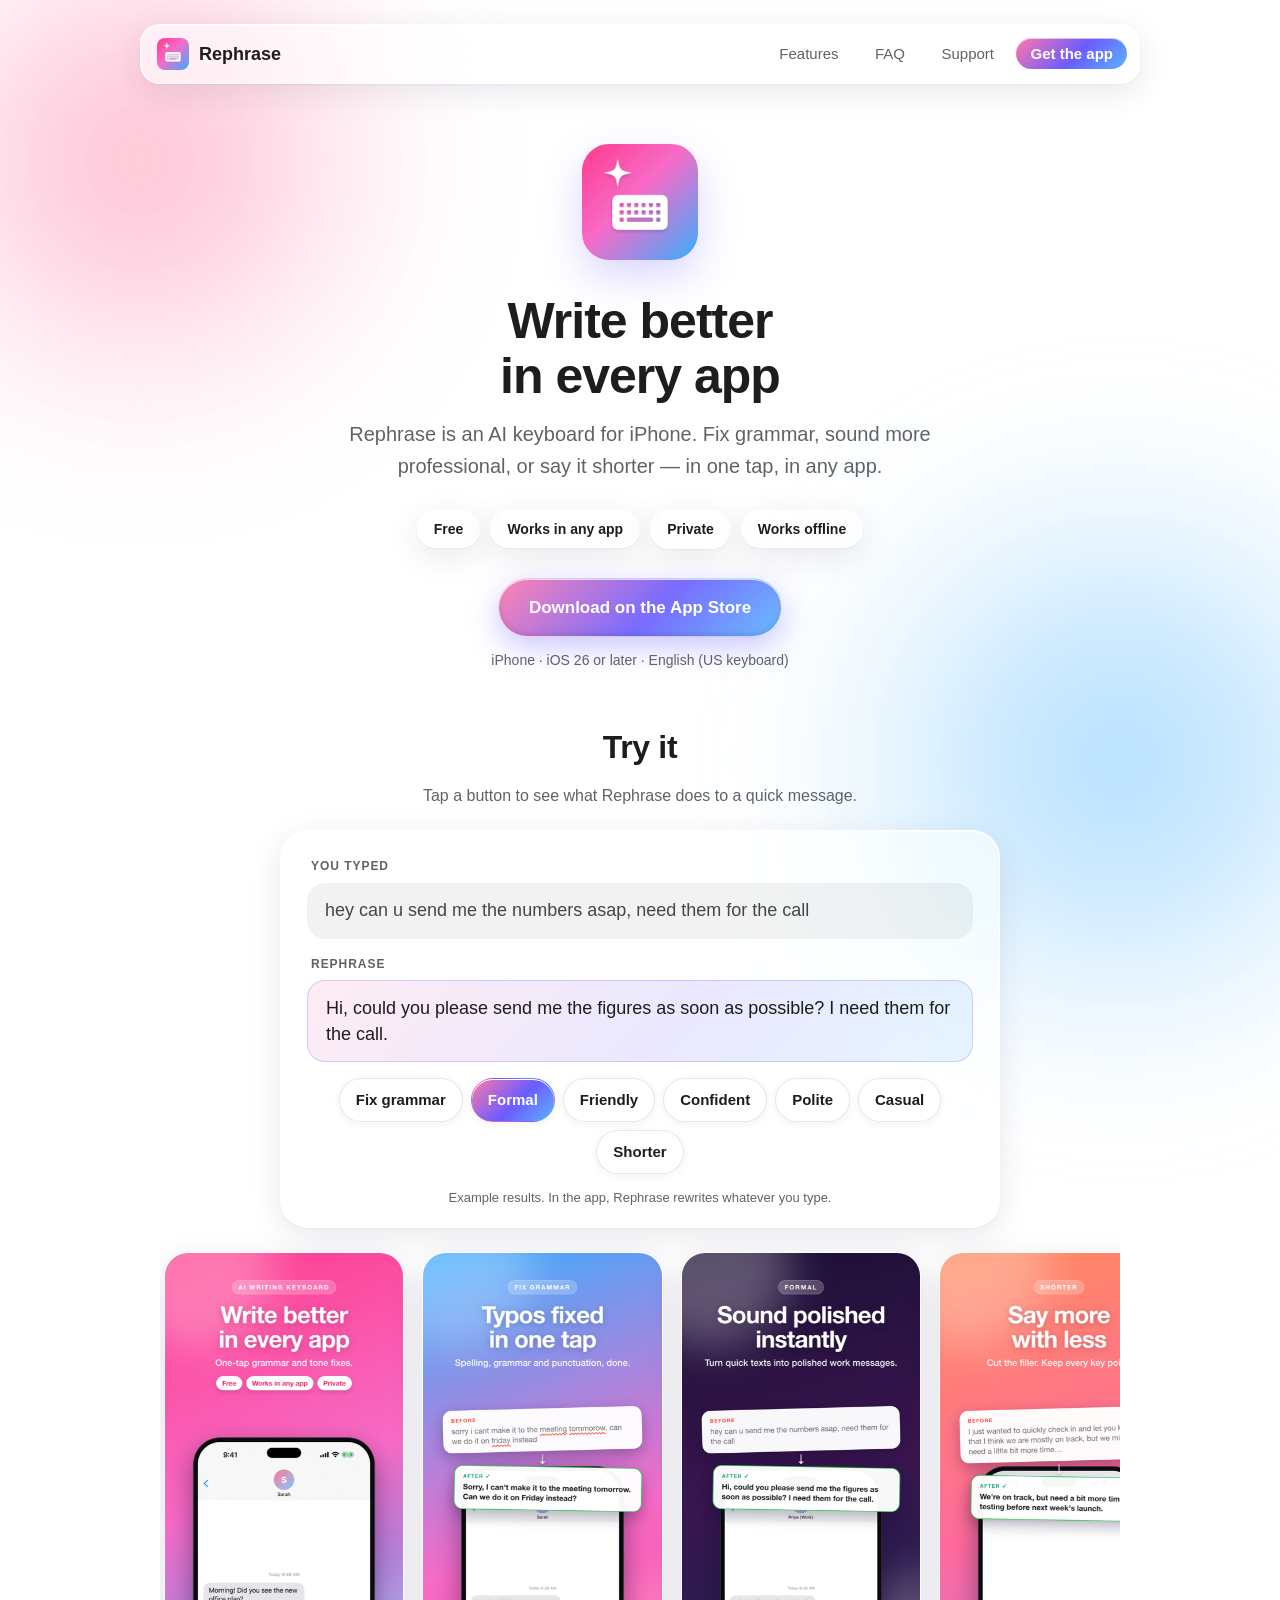
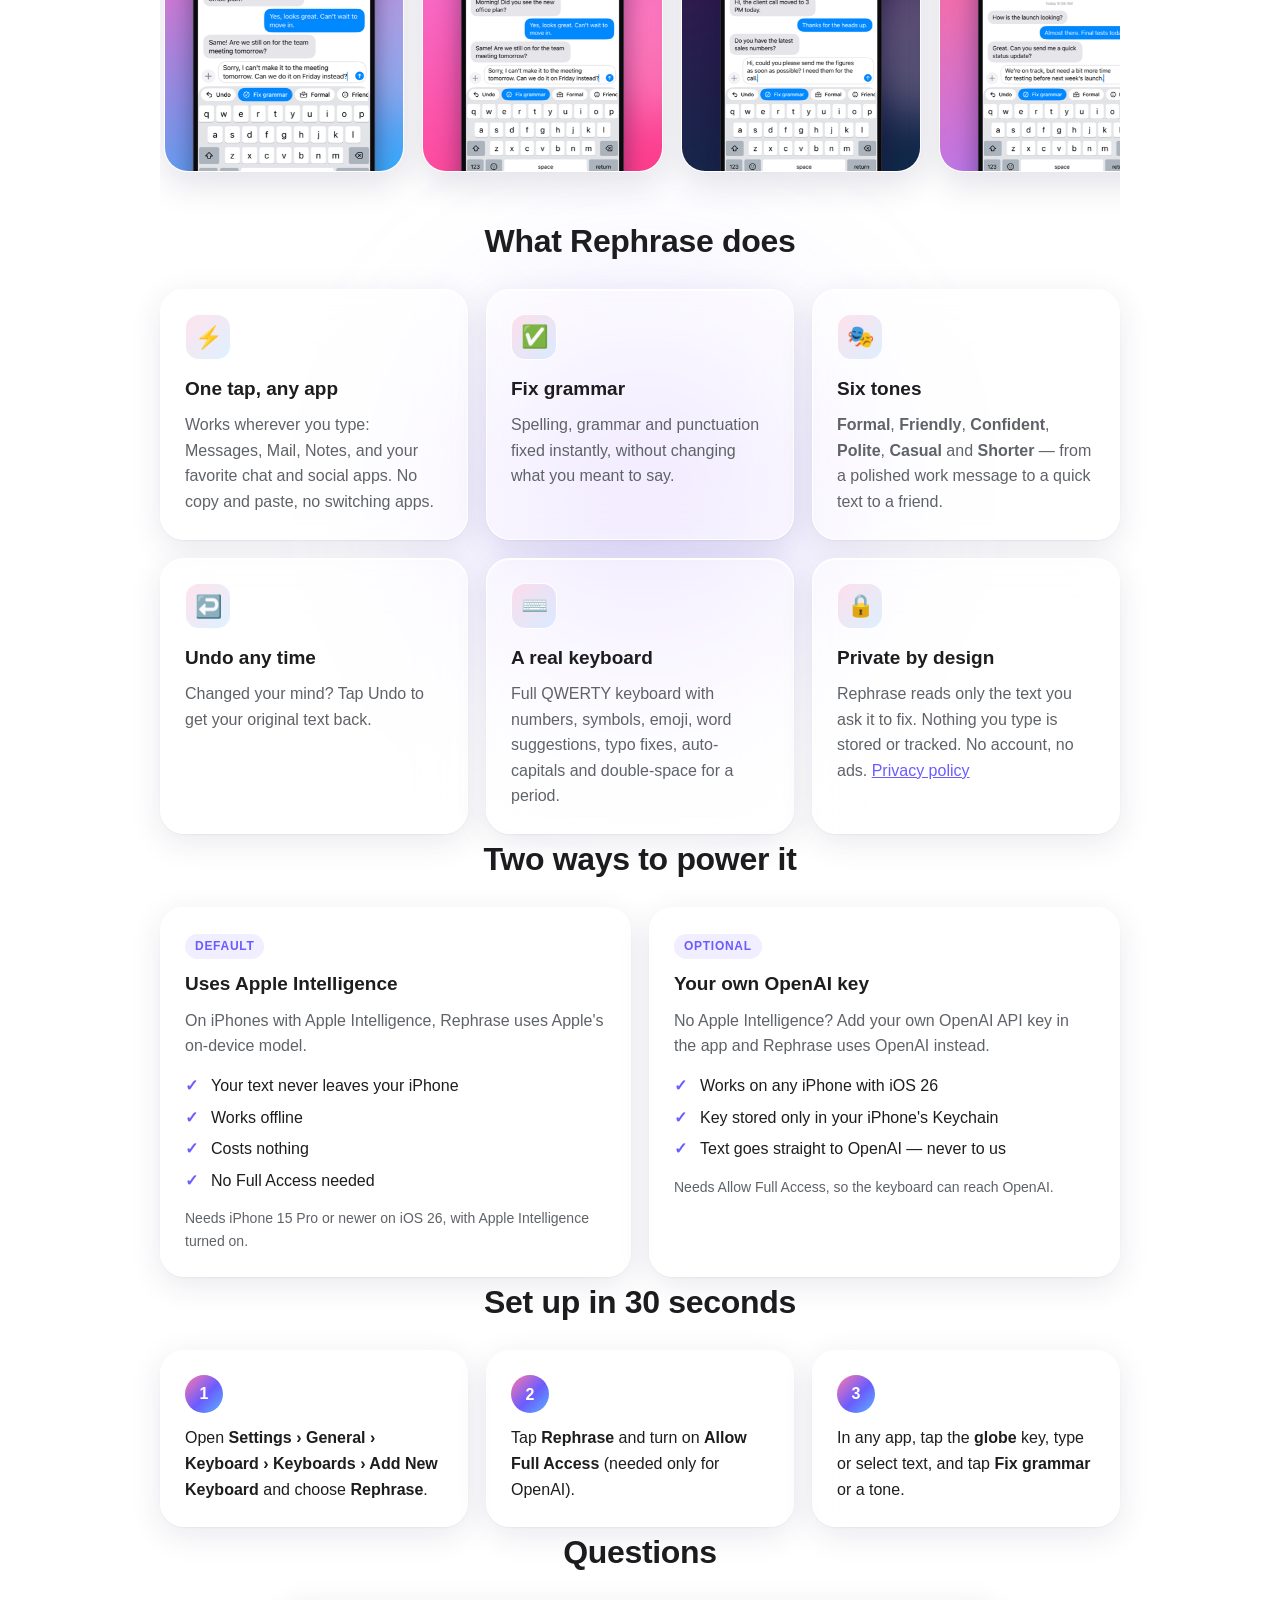
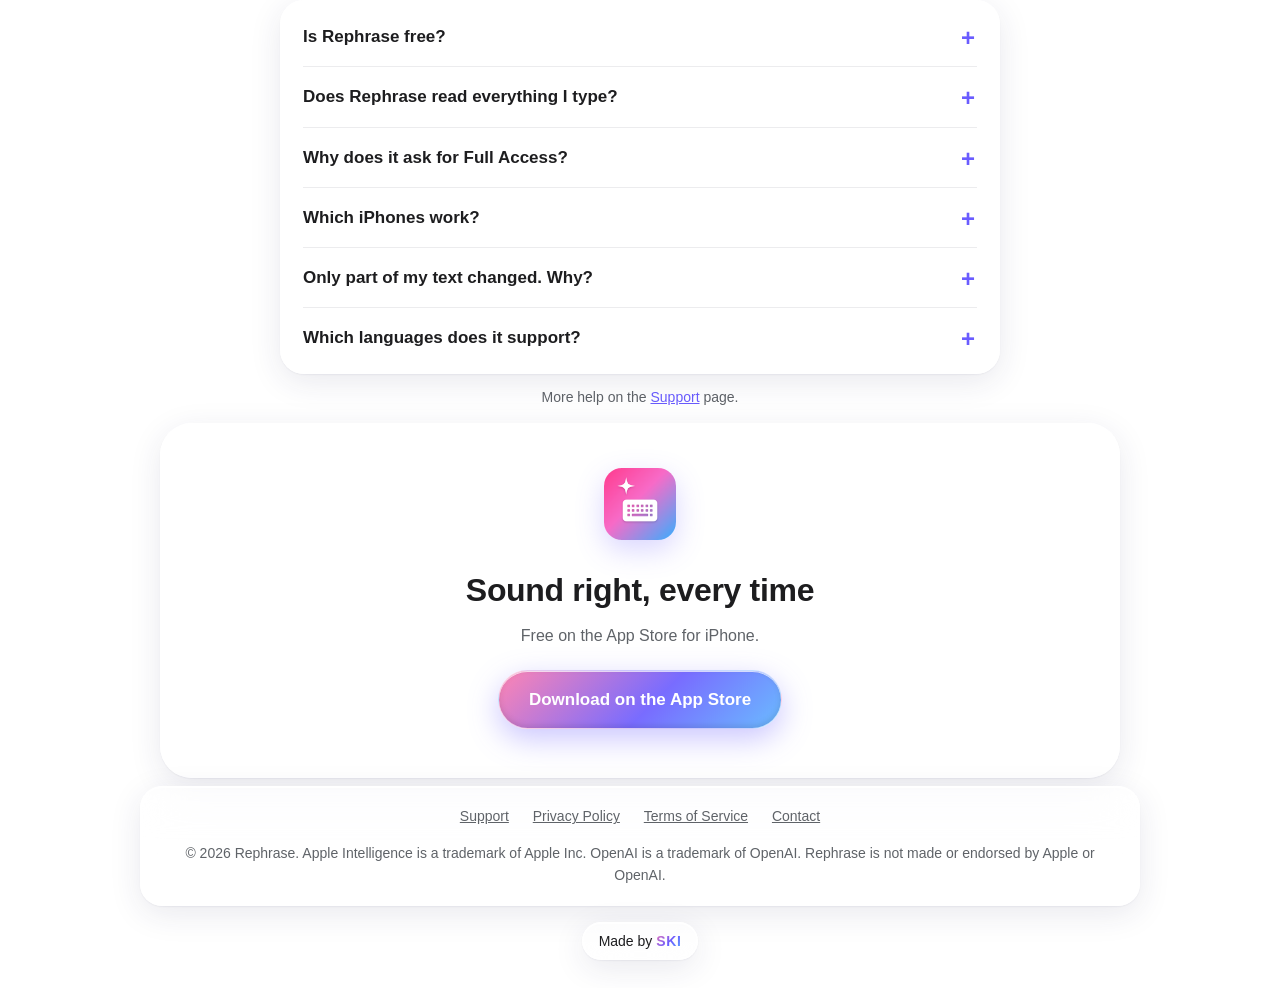
<file: index.html>
<!DOCTYPE html>
<html lang="en">
<head>
  <meta charset="utf-8">
  <meta name="viewport" content="width=device-width, initial-scale=1">
  <title>Rephrase – AI Writing Keyboard for iPhone</title>
  <meta name="description" content="Rephrase is an AI keyboard for iPhone. Fix grammar and change your tone in one tap, in any app. Uses Apple Intelligence on your iPhone. Free, private, works offline.">
  <link rel="canonical" href="https://rephrase.site/">
  <meta name="theme-color" content="#ffffff">
  <meta name="apple-itunes-app" content="app-id=6820415493">

  <meta property="og:type" content="website">
  <meta property="og:site_name" content="Rephrase">
  <meta property="og:url" content="https://rephrase.site/">
  <meta property="og:title" content="Rephrase – AI Writing Keyboard for iPhone">
  <meta property="og:description" content="Fix grammar and change your tone in one tap, in any app. Free, private, works offline.">
  <meta property="og:image" content="https://rephrase.site/images/og.png">
  <meta property="og:image:width" content="1200">
  <meta property="og:image:height" content="630">
  <meta name="twitter:card" content="summary_large_image">
  <meta name="twitter:title" content="Rephrase – AI Writing Keyboard for iPhone">
  <meta name="twitter:description" content="Fix grammar and change your tone in one tap, in any app. Free, private, works offline.">
  <meta name="twitter:image" content="https://rephrase.site/images/og.png">

  <script type="application/ld+json">
  {
    "@context": "https://schema.org",
    "@type": "MobileApplication",
    "name": "Rephrase – AI Writing Keyboard",
    "operatingSystem": "iOS 26",
    "applicationCategory": "ProductivityApplication",
    "description": "An AI keyboard for iPhone that fixes grammar and rewrites tone in one tap, in any app.",
    "url": "https://rephrase.site/",
    "downloadUrl": "https://apps.apple.com/app/id6820415493",
    "image": "https://rephrase.site/images/icon.png",
    "offers": { "@type": "Offer", "price": "0", "priceCurrency": "USD" }
  }
  </script>

  <link rel="icon" href="images/icon.png">
  <link rel="apple-touch-icon" href="images/icon.png">
  <link rel="stylesheet" href="style.css">
</head>
<body>
  <header class="top">
    <div class="bar">
      <a class="brand" href="./"><img src="images/icon.png" alt="">Rephrase</a>
      <nav>
        <a class="hide-sm" href="#features">Features</a>
        <a class="hide-sm" href="#faq">FAQ</a>
        <a href="support/">Support</a>
        <a class="nav-cta" href="https://apps.apple.com/app/id6820415493">Get the app</a>
      </nav>
    </div>
  </header>

  <main>
    <div class="wrap hero">
      <img class="icon" src="images/icon.png" alt="Rephrase app icon" width="116" height="116">
      <h1>Write better<br>in every app</h1>
      <p class="lead">Rephrase is an AI keyboard for iPhone. Fix grammar, sound more professional, or say it shorter — in one tap, in any app.</p>
      <div class="badges">
        <span class="badge">Free</span>
        <span class="badge">Works in any app</span>
        <span class="badge">Private</span>
        <span class="badge">Works offline</span>
      </div>
      <a class="button" href="https://apps.apple.com/app/id6820415493">Download on the App Store</a>
      <p class="note">iPhone · iOS 26 or later · English (US keyboard)</p>
    </div>

    <!-- Try it: example rewrites, the same buttons as the keyboard's AI bar -->
    <section class="wrap" id="try">
      <h2>Try it</h2>
      <p class="sub">Tap a button to see what Rephrase does to a quick message.</p>
      <div class="demo glass">
        <div class="demo-label">You typed</div>
        <div class="bubble before">hey can u send me the numbers asap, need them for the call</div>
        <div class="demo-label">Rephrase</div>
        <div class="bubble after" id="demo-out" aria-live="polite">Hi, could you please send me the figures as soon as possible? I need them for the call.</div>
        <div class="chips" role="group" aria-label="Rewrite style">
          <button class="chip" data-tone="fix">Fix grammar</button>
          <button class="chip on" data-tone="formal">Formal</button>
          <button class="chip" data-tone="friendly">Friendly</button>
          <button class="chip" data-tone="confident">Confident</button>
          <button class="chip" data-tone="polite">Polite</button>
          <button class="chip" data-tone="casual">Casual</button>
          <button class="chip" data-tone="shorter">Shorter</button>
        </div>
        <p class="demo-note">Example results. In the app, Rephrase rewrites whatever you type.</p>
      </div>
    </section>

    <div class="wrap">
      <div class="shots">
        <img src="images/01-hero.png" alt="Rephrase fixing a message in a chat" loading="lazy">
        <img src="images/02-fix-grammar.png" alt="Typos fixed in one tap" loading="lazy">
        <img src="images/03-formal.png" alt="Formal rewrite of a quick work text" loading="lazy">
        <img src="images/04-shorter.png" alt="A long update made short" loading="lazy">
        <img src="images/05-confident.png" alt="Hedging words removed" loading="lazy">
        <img src="images/06-tones.png" alt="All seven rewrite actions" loading="lazy">
        <img src="images/07-private.png" alt="Rephrase app setup screen" loading="lazy">
      </div>
    </div>

    <section class="wrap" id="features">
      <h2>What Rephrase does</h2>
      <div class="grid">
        <div class="card">
          <div class="ico" aria-hidden="true">⚡️</div>
          <h3>One tap, any app</h3>
          <p>Works wherever you type: Messages, Mail, Notes, and your favorite chat and social apps. No copy and paste, no switching apps.</p>
        </div>
        <div class="card">
          <div class="ico" aria-hidden="true">✅</div>
          <h3>Fix grammar</h3>
          <p>Spelling, grammar and punctuation fixed instantly, without changing what you meant to say.</p>
        </div>
        <div class="card">
          <div class="ico" aria-hidden="true">🎭</div>
          <h3>Six tones</h3>
          <p><b>Formal</b>, <b>Friendly</b>, <b>Confident</b>, <b>Polite</b>, <b>Casual</b> and <b>Shorter</b> — from a polished work message to a quick text to a friend.</p>
        </div>
        <div class="card">
          <div class="ico" aria-hidden="true">↩️</div>
          <h3>Undo any time</h3>
          <p>Changed your mind? Tap Undo to get your original text back.</p>
        </div>
        <div class="card">
          <div class="ico" aria-hidden="true">⌨️</div>
          <h3>A real keyboard</h3>
          <p>Full QWERTY keyboard with numbers, symbols, emoji, word suggestions, typo fixes, auto-capitals and double-space for a period.</p>
        </div>
        <div class="card">
          <div class="ico" aria-hidden="true">🔒</div>
          <h3>Private by design</h3>
          <p>Rephrase reads only the text you ask it to fix. Nothing you type is stored or tracked. No account, no ads. <a href="privacy/">Privacy policy</a></p>
        </div>
      </div>
    </section>

    <section class="wrap" id="engines">
      <h2>Two ways to power it</h2>
      <div class="grid two">
        <div class="card engine">
          <div class="tag">Default</div>
          <h3>Uses Apple Intelligence</h3>
          <p>On iPhones with Apple Intelligence, Rephrase uses Apple's on-device model.</p>
          <ul class="ticks">
            <li>Your text never leaves your iPhone</li>
            <li>Works offline</li>
            <li>Costs nothing</li>
            <li>No Full Access needed</li>
          </ul>
          <p class="small">Needs iPhone 15 Pro or newer on iOS 26, with Apple Intelligence turned on.</p>
        </div>
        <div class="card engine">
          <div class="tag">Optional</div>
          <h3>Your own OpenAI key</h3>
          <p>No Apple Intelligence? Add your own OpenAI API key in the app and Rephrase uses OpenAI instead.</p>
          <ul class="ticks">
            <li>Works on any iPhone with iOS 26</li>
            <li>Key stored only in your iPhone's Keychain</li>
            <li>Text goes straight to OpenAI — never to us</li>
          </ul>
          <p class="small">Needs Allow Full Access, so the keyboard can reach OpenAI.</p>
        </div>
      </div>
    </section>

    <section class="wrap" id="setup">
      <h2>Set up in 30 seconds</h2>
      <div class="grid three">
        <div class="card step">
          <div class="num">1</div>
          <p>Open <b>Settings › General › Keyboard › Keyboards › Add New Keyboard</b> and choose <b>Rephrase</b>.</p>
        </div>
        <div class="card step">
          <div class="num">2</div>
          <p>Tap <b>Rephrase</b> and turn on <b>Allow Full Access</b> (needed only for OpenAI).</p>
        </div>
        <div class="card step">
          <div class="num">3</div>
          <p>In any app, tap the <b>globe</b> key, type or select text, and tap <b>Fix grammar</b> or a tone.</p>
        </div>
      </div>
    </section>

    <section class="wrap narrow" id="faq">
      <h2>Questions</h2>
      <div class="faq glass">
        <details>
          <summary>Is Rephrase free?</summary>
          <p>Yes. Rephrase is free, with no account and no ads. On iPhones with Apple Intelligence, it uses Apple's on-device model at no cost. iPhones without Apple Intelligence can use their own OpenAI key to make the app work.</p>
        </details>
        <details>
          <summary>Does Rephrase read everything I type?</summary>
          <p>No. It processes only the text you ask it to rewrite — the selected text, or the text around the cursor that iOS shares with the keyboard. Nothing is stored or sent to us. See the <a href="privacy/">privacy policy</a>.</p>
        </details>
        <details>
          <summary>Why does it ask for Full Access?</summary>
          <p>iOS asks keyboards for Full Access before they can use the network. Rephrase needs it only to reach OpenAI. Typing and Apple's on-device model work without it.</p>
        </details>
        <details>
          <summary>Which iPhones work?</summary>
          <p>Any iPhone on iOS 26 or later. Apple's on-device model needs an iPhone with Apple Intelligence (iPhone 15 Pro or newer) with Apple Intelligence turned on. On other iPhones, add your own OpenAI key.</p>
        </details>
        <details>
          <summary>Only part of my text changed. Why?</summary>
          <p>iOS shares only the text near the cursor with keyboards. Select the text you want to rewrite first, then tap a button.</p>
        </details>
        <details>
          <summary>Which languages does it support?</summary>
          <p>Rephrase has an English (US) keyboard layout and is made for writing in English.</p>
        </details>
      </div>
      <p class="note" style="text-align:center">More help on the <a href="support/">Support</a> page.</p>
    </section>

    <section class="wrap">
      <div class="cta glass">
        <img src="images/icon.png" alt="" width="72" height="72">
        <h2>Sound right, every time</h2>
        <p>Free on the App Store for iPhone.</p>
        <a class="button" href="https://apps.apple.com/app/id6820415493">Download on the App Store</a>
      </div>
    </section>
  </main>

  <footer>
    <div class="bar">
      <a href="support/">Support</a>
      <a href="privacy/">Privacy Policy</a>
      <a href="terms/">Terms of Service</a>
      <a href="mailto:postforanand@gmail.com">Contact</a>
      <p>© 2026 Rephrase. Apple Intelligence is a trademark of Apple Inc. OpenAI is a trademark of OpenAI. Rephrase is not made or endorsed by Apple or OpenAI.</p>
    </div>
    <a class="made-by" href="https://heyski.io">Made by <b>SKI</b></a>
  </footer>

  <script>
    // Try-it demo: show a ready-made rewrite for each button.
    const rewrites = {
      fix: "Hey, can you send me the numbers ASAP? I need them for the call.",
      formal: "Hi, could you please send me the figures as soon as possible? I need them for the call.",
      friendly: "Hey! Could you send over the numbers when you get a chance? I'd love to have them for the call.",
      confident: "Please send me the numbers before the call. I need them to lead the discussion.",
      polite: "Hi, would you mind sending me the numbers when you can? I'll need them for the call. Thank you!",
      casual: "hey, can you shoot me the numbers soon? need them for the call",
      shorter: "Please send the numbers before the call."
    };
    const out = document.getElementById("demo-out");
    const calm = matchMedia("(prefers-reduced-motion: reduce)").matches;
    let timer;
    document.querySelectorAll(".chip").forEach(chip => {
      chip.addEventListener("click", () => {
        document.querySelectorAll(".chip").forEach(c => c.classList.toggle("on", c === chip));
        const text = rewrites[chip.dataset.tone];
        clearInterval(timer);
        if (calm) { out.textContent = text; return; }
        let i = 0;
        out.textContent = "";
        timer = setInterval(() => {
          i += 2;
          out.textContent = text.slice(0, i);
          if (i >= text.length) clearInterval(timer);
        }, 16);
      });
    });
  </script>
</body>
</html>
</file>
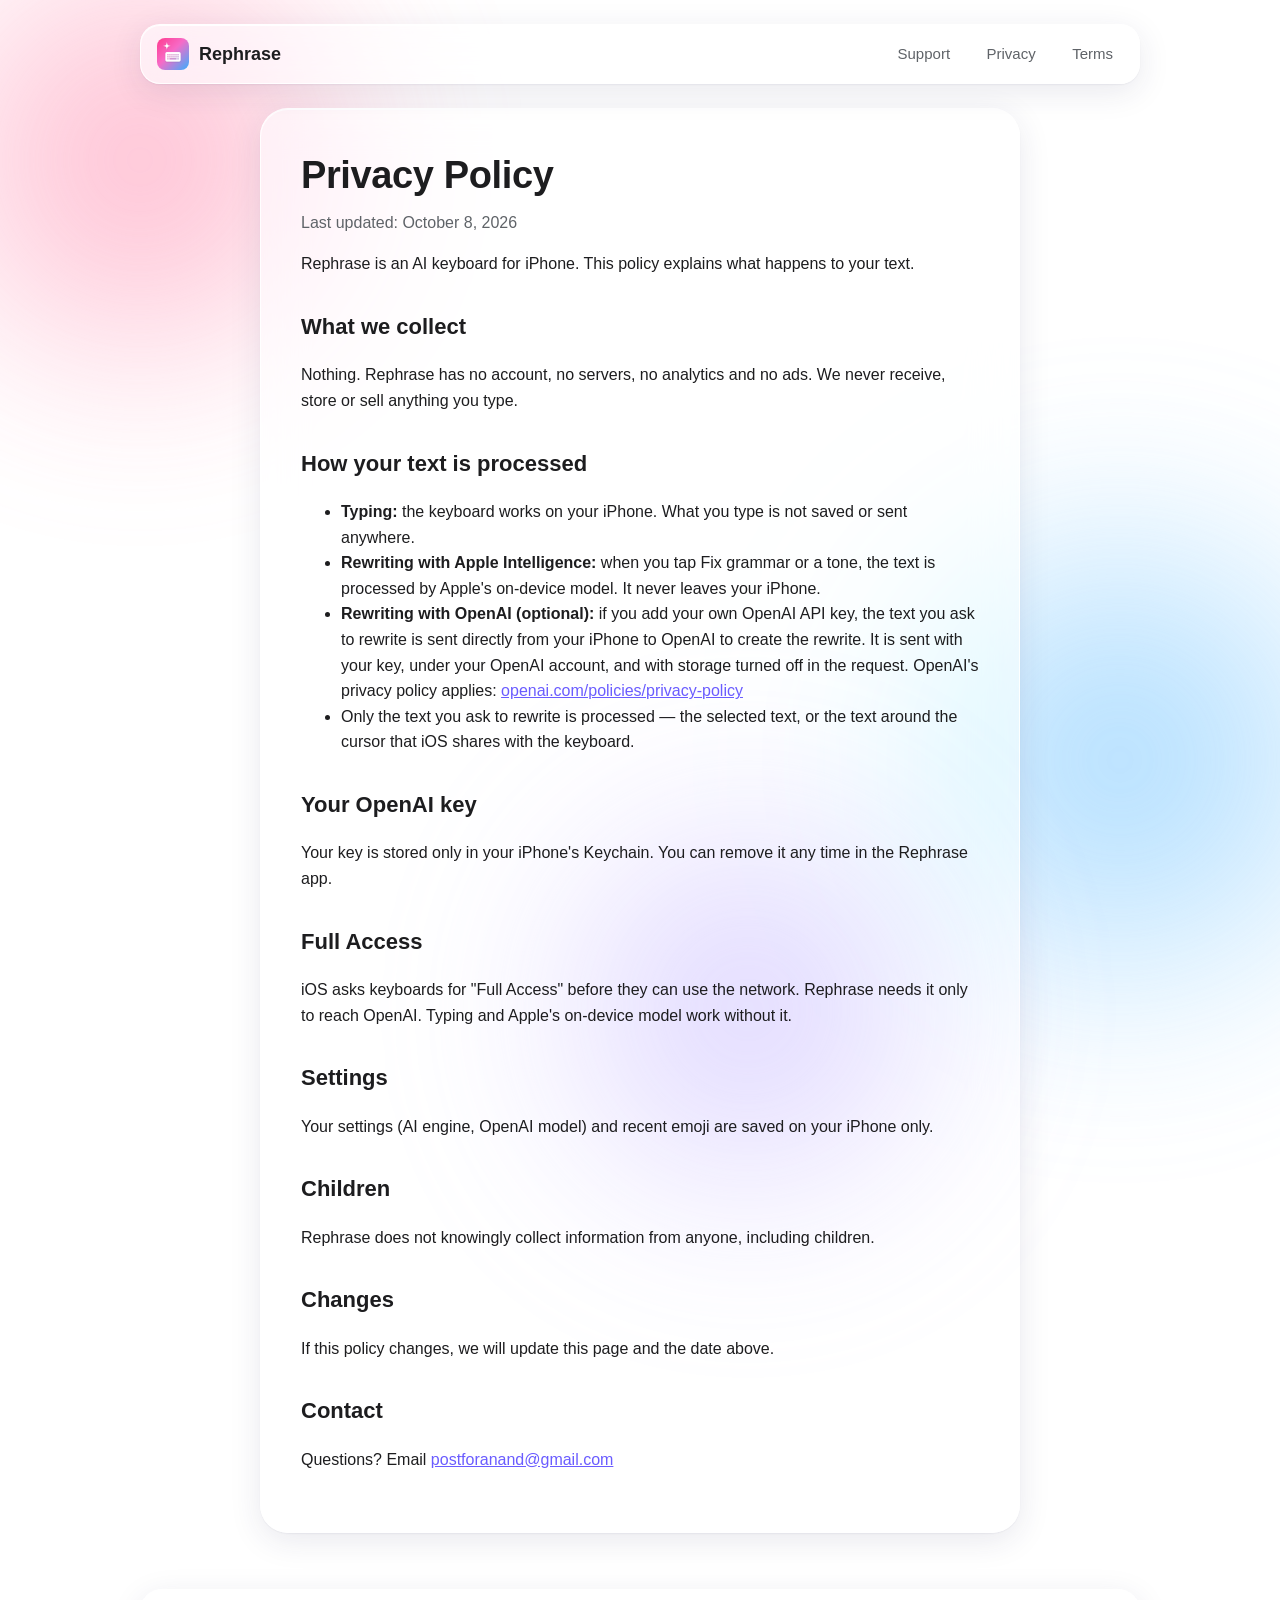
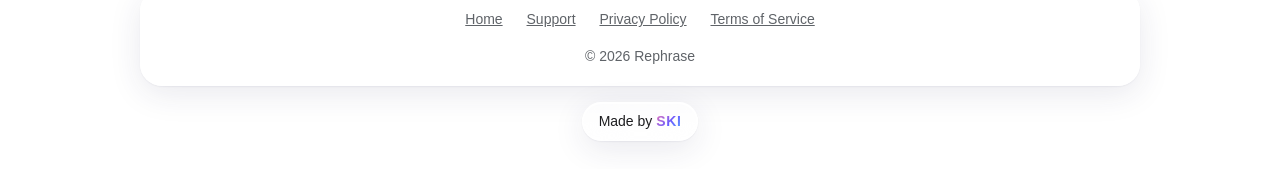
<file: privacy/index.html>
<!DOCTYPE html>
<html lang="en">
<head>
  <meta charset="utf-8">
  <meta name="viewport" content="width=device-width, initial-scale=1">
  <title>Privacy Policy – Rephrase</title>
  <meta name="description" content="Rephrase privacy policy: we collect nothing. Your text stays on your iPhone unless you choose OpenAI with your own key.">
  <link rel="canonical" href="https://rephrase.site/privacy/">
  <link rel="icon" href="../images/icon.png">
  <link rel="stylesheet" href="../style.css">
</head>
<body>
  <header class="top">
    <div class="bar">
      <a class="brand" href="../"><img src="../images/icon.png" alt="">Rephrase</a>
      <nav>
        <a href="../support/">Support</a>
        <a href="../privacy/">Privacy</a>
        <a href="../terms/">Terms</a>
      </nav>
    </div>
  </header>
  <main class="wrap narrow doc">
    <h1>Privacy Policy</h1>
    <p class="updated">Last updated: October 8, 2026</p>
    <p>Rephrase is an AI keyboard for iPhone. This policy explains what happens to your text.</p>

    <h2>What we collect</h2>
    <p>Nothing. Rephrase has no account, no servers, no analytics and no ads. We never receive, store or sell anything you type.</p>

    <h2>How your text is processed</h2>
    <ul>
      <li><b>Typing:</b> the keyboard works on your iPhone. What you type is not saved or sent anywhere.</li>
      <li><b>Rewriting with Apple Intelligence:</b> when you tap Fix grammar or a tone, the text is processed by Apple's on-device model. It never leaves your iPhone.</li>
      <li><b>Rewriting with OpenAI (optional):</b> if you add your own OpenAI API key, the text you ask to rewrite is sent directly from your iPhone to OpenAI to create the rewrite. It is sent with your key, under your OpenAI account, and with storage turned off in the request. OpenAI's privacy policy applies: <a href="https://openai.com/policies/privacy-policy">openai.com/policies/privacy-policy</a></li>
      <li>Only the text you ask to rewrite is processed — the selected text, or the text around the cursor that iOS shares with the keyboard.</li>
    </ul>

    <h2>Your OpenAI key</h2>
    <p>Your key is stored only in your iPhone's Keychain. You can remove it any time in the Rephrase app.</p>

    <h2>Full Access</h2>
    <p>iOS asks keyboards for "Full Access" before they can use the network. Rephrase needs it only to reach OpenAI. Typing and Apple's on-device model work without it.</p>

    <h2>Settings</h2>
    <p>Your settings (AI engine, OpenAI model) and recent emoji are saved on your iPhone only.</p>

    <h2>Children</h2>
    <p>Rephrase does not knowingly collect information from anyone, including children.</p>

    <h2>Changes</h2>
    <p>If this policy changes, we will update this page and the date above.</p>

    <h2>Contact</h2>
    <p>Questions? Email <a href="mailto:postforanand@gmail.com">postforanand@gmail.com</a></p>
  </main>
  <footer>
    <div class="bar">
      <a href="../">Home</a>
      <a href="../support/">Support</a>
      <a href="../privacy/">Privacy Policy</a>
      <a href="../terms/">Terms of Service</a>
      <p>© 2026 Rephrase</p>
    </div>
    <a class="made-by" href="https://heyski.io">Made by <b>SKI</b></a>
  </footer>
</body>
</html>
</file>
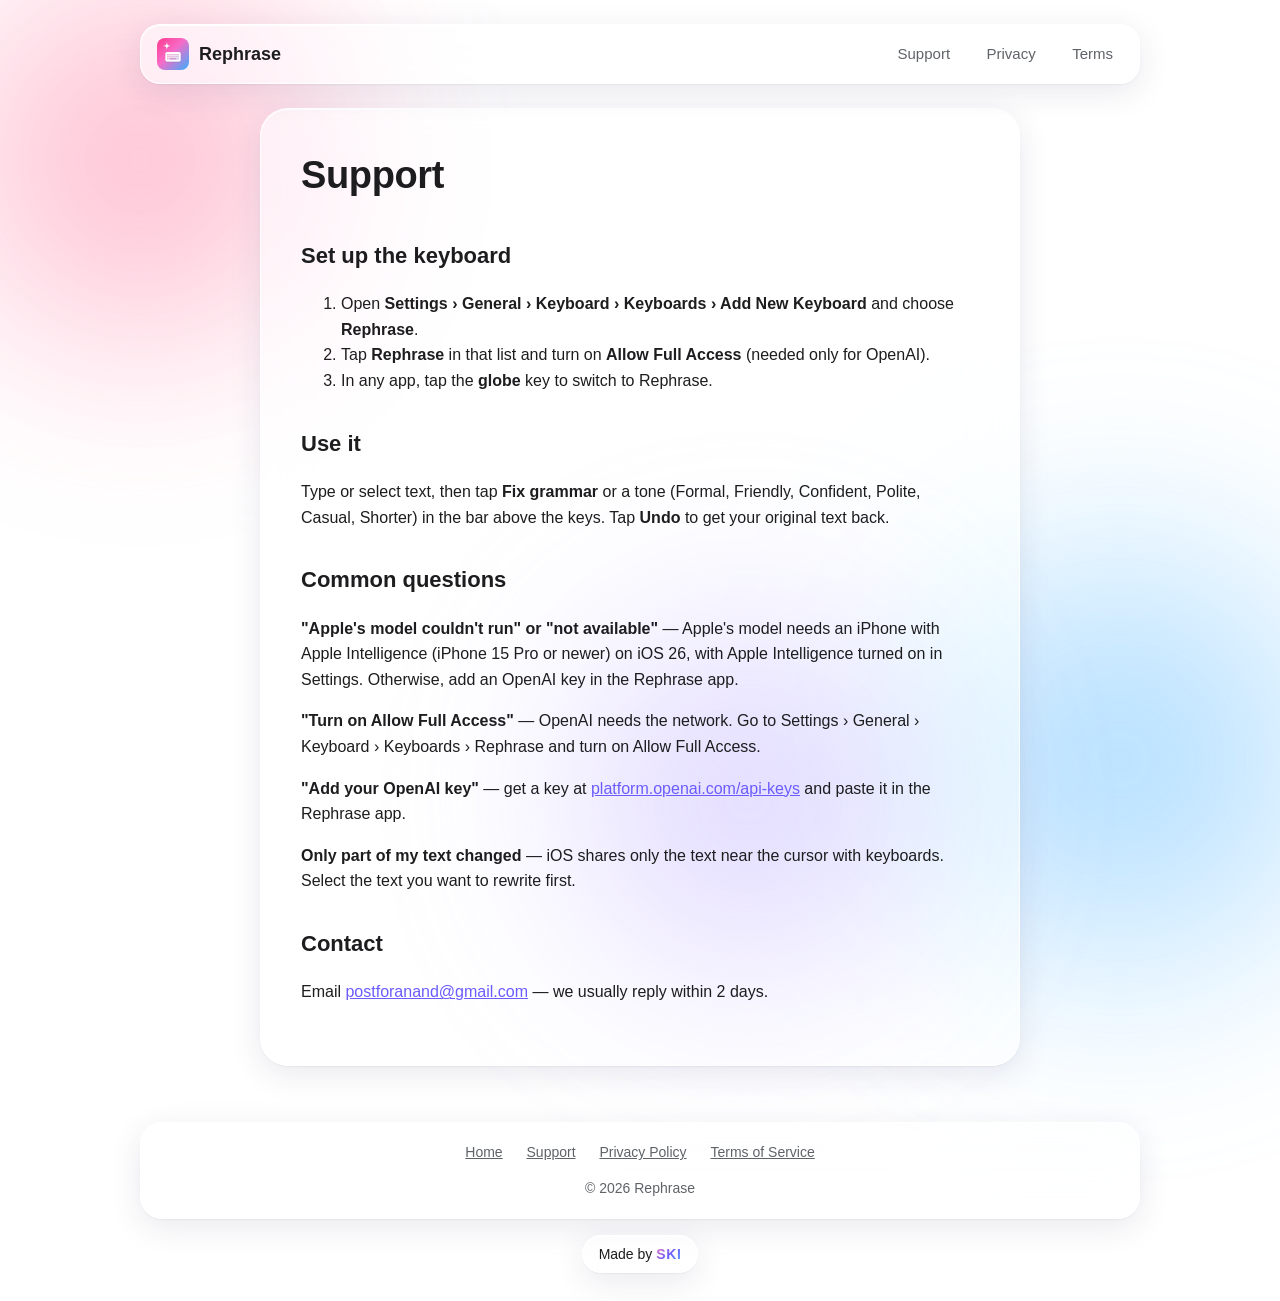
<file: support/index.html>
<!DOCTYPE html>
<html lang="en">
<head>
  <meta charset="utf-8">
  <meta name="viewport" content="width=device-width, initial-scale=1">
  <title>Support – Rephrase</title>
  <meta name="description" content="Help for the Rephrase AI keyboard: setup, common questions and contact.">
  <link rel="canonical" href="https://rephrase.site/support/">
  <link rel="icon" href="../images/icon.png">
  <link rel="stylesheet" href="../style.css">
</head>
<body>
  <header class="top">
    <div class="bar">
      <a class="brand" href="../"><img src="../images/icon.png" alt="">Rephrase</a>
      <nav>
        <a href="../support/">Support</a>
        <a href="../privacy/">Privacy</a>
        <a href="../terms/">Terms</a>
      </nav>
    </div>
  </header>
  <main class="wrap narrow doc">
    <h1>Support</h1>

    <h2>Set up the keyboard</h2>
    <ol>
      <li>Open <b>Settings › General › Keyboard › Keyboards › Add New Keyboard</b> and choose <b>Rephrase</b>.</li>
      <li>Tap <b>Rephrase</b> in that list and turn on <b>Allow Full Access</b> (needed only for OpenAI).</li>
      <li>In any app, tap the <b>globe</b> key to switch to Rephrase.</li>
    </ol>

    <h2>Use it</h2>
    <p>Type or select text, then tap <b>Fix grammar</b> or a tone (Formal, Friendly, Confident, Polite, Casual, Shorter) in the bar above the keys. Tap <b>Undo</b> to get your original text back.</p>

    <h2>Common questions</h2>
    <p><b>"Apple's model couldn't run" or "not available"</b> — Apple's model needs an iPhone with Apple Intelligence (iPhone 15 Pro or newer) on iOS 26, with Apple Intelligence turned on in Settings. Otherwise, add an OpenAI key in the Rephrase app.</p>
    <p><b>"Turn on Allow Full Access"</b> — OpenAI needs the network. Go to Settings › General › Keyboard › Keyboards › Rephrase and turn on Allow Full Access.</p>
    <p><b>"Add your OpenAI key"</b> — get a key at <a href="https://platform.openai.com/api-keys">platform.openai.com/api-keys</a> and paste it in the Rephrase app.</p>
    <p><b>Only part of my text changed</b> — iOS shares only the text near the cursor with keyboards. Select the text you want to rewrite first.</p>

    <h2>Contact</h2>
    <p>Email <a href="mailto:postforanand@gmail.com">postforanand@gmail.com</a> — we usually reply within 2 days.</p>
  </main>
  <footer>
    <div class="bar">
      <a href="../">Home</a>
      <a href="../support/">Support</a>
      <a href="../privacy/">Privacy Policy</a>
      <a href="../terms/">Terms of Service</a>
      <p>© 2026 Rephrase</p>
    </div>
    <a class="made-by" href="https://heyski.io">Made by <b>SKI</b></a>
  </footer>
</body>
</html>
</file>
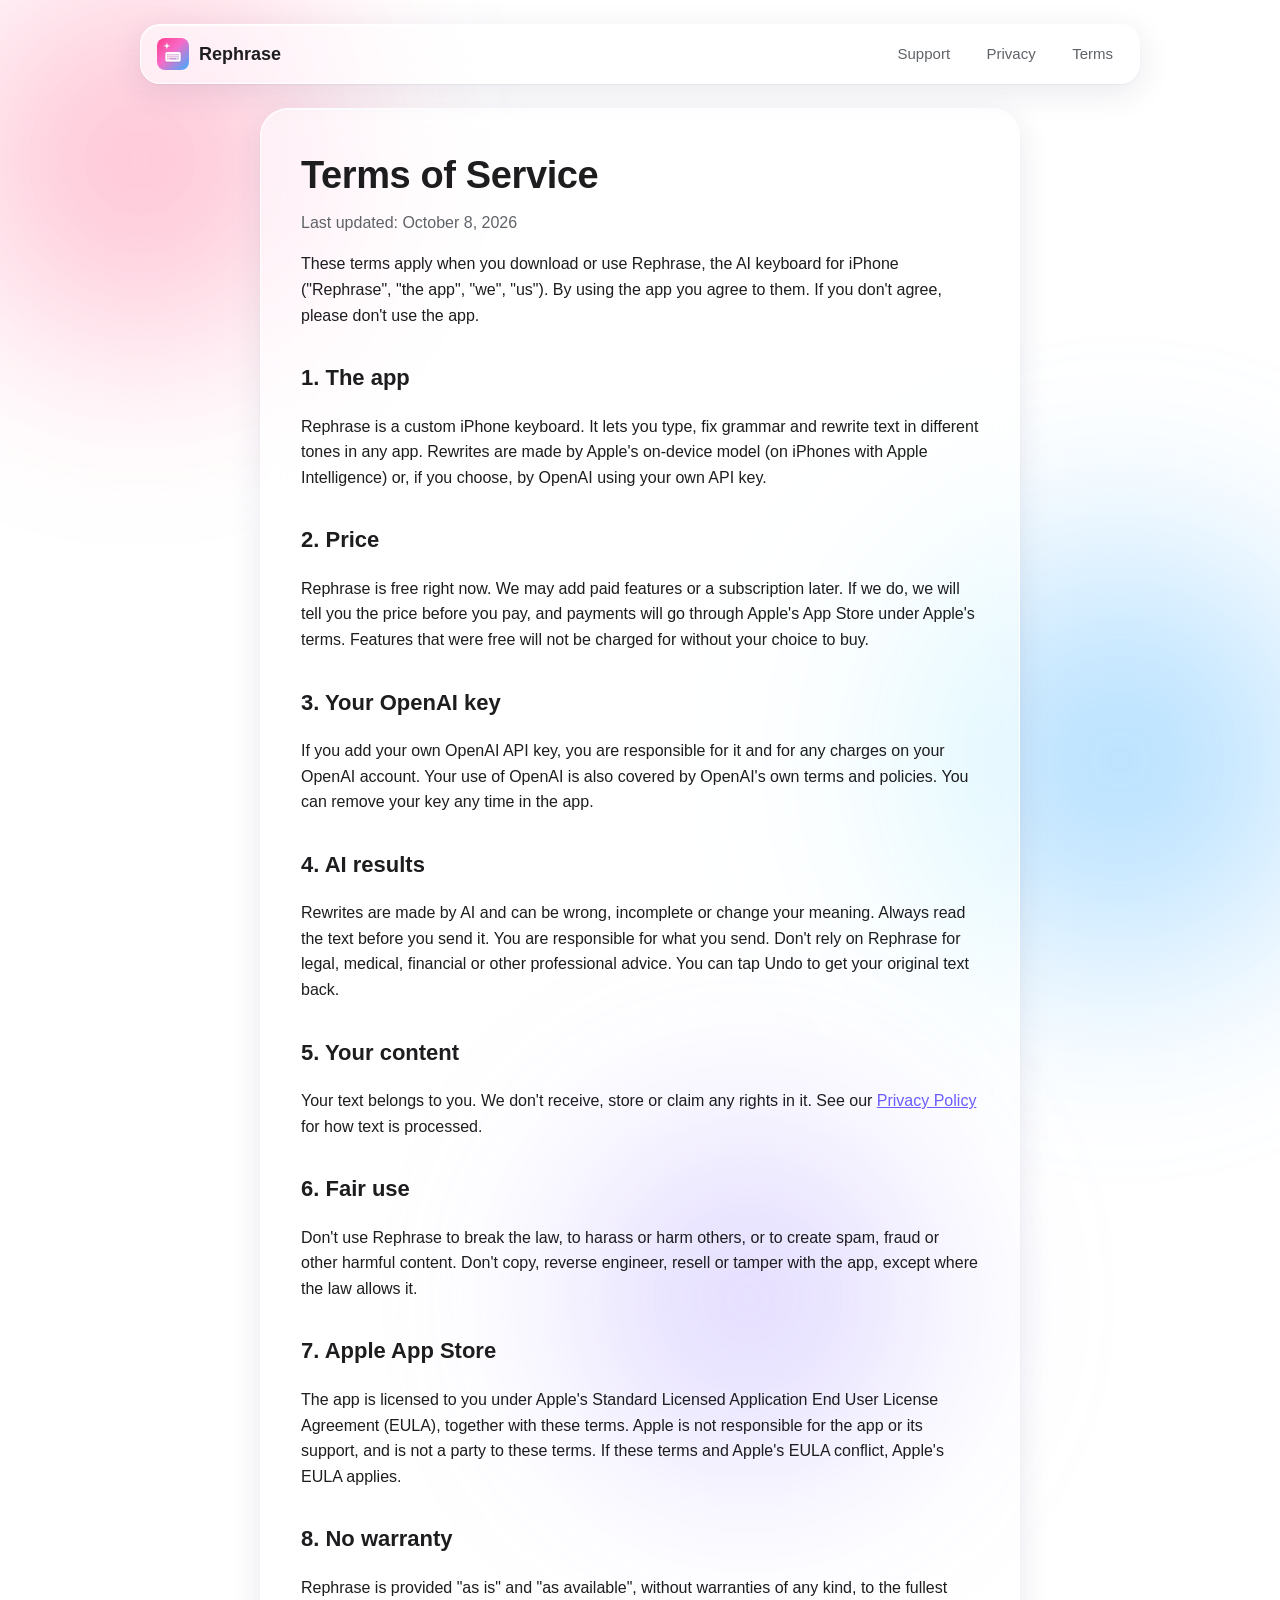
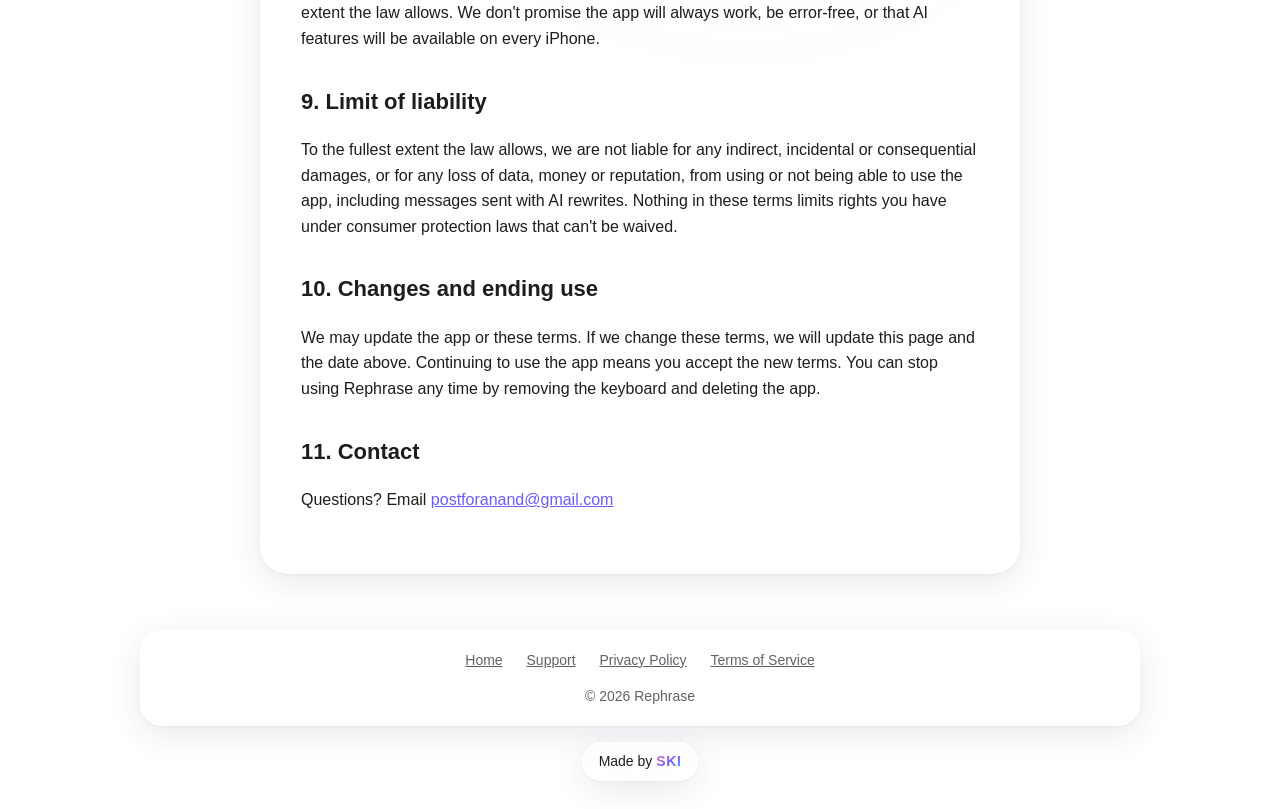
<file: terms/index.html>
<!DOCTYPE html>
<html lang="en">
<head>
  <meta charset="utf-8">
  <meta name="viewport" content="width=device-width, initial-scale=1">
  <title>Terms of Service – Rephrase</title>
  <meta name="description" content="Terms of Service for the Rephrase AI keyboard for iPhone.">
  <link rel="canonical" href="https://rephrase.site/terms/">
  <link rel="icon" href="../images/icon.png">
  <link rel="stylesheet" href="../style.css">
</head>
<body>
  <header class="top">
    <div class="bar">
      <a class="brand" href="../"><img src="../images/icon.png" alt="">Rephrase</a>
      <nav>
        <a href="../support/">Support</a>
        <a href="../privacy/">Privacy</a>
        <a href="../terms/">Terms</a>
      </nav>
    </div>
  </header>
  <main class="wrap narrow doc">
    <h1>Terms of Service</h1>
    <p class="updated">Last updated: October 8, 2026</p>
    <p>These terms apply when you download or use Rephrase, the AI keyboard for iPhone ("Rephrase", "the app", "we", "us"). By using the app you agree to them. If you don't agree, please don't use the app.</p>

    <h2>1. The app</h2>
    <p>Rephrase is a custom iPhone keyboard. It lets you type, fix grammar and rewrite text in different tones in any app. Rewrites are made by Apple's on-device model (on iPhones with Apple Intelligence) or, if you choose, by OpenAI using your own API key.</p>

    <h2>2. Price</h2>
    <p>Rephrase is free right now. We may add paid features or a subscription later. If we do, we will tell you the price before you pay, and payments will go through Apple's App Store under Apple's terms. Features that were free will not be charged for without your choice to buy.</p>

    <h2>3. Your OpenAI key</h2>
    <p>If you add your own OpenAI API key, you are responsible for it and for any charges on your OpenAI account. Your use of OpenAI is also covered by OpenAI's own terms and policies. You can remove your key any time in the app.</p>

    <h2>4. AI results</h2>
    <p>Rewrites are made by AI and can be wrong, incomplete or change your meaning. Always read the text before you send it. You are responsible for what you send. Don't rely on Rephrase for legal, medical, financial or other professional advice. You can tap Undo to get your original text back.</p>

    <h2>5. Your content</h2>
    <p>Your text belongs to you. We don't receive, store or claim any rights in it. See our <a href="../privacy/">Privacy Policy</a> for how text is processed.</p>

    <h2>6. Fair use</h2>
    <p>Don't use Rephrase to break the law, to harass or harm others, or to create spam, fraud or other harmful content. Don't copy, reverse engineer, resell or tamper with the app, except where the law allows it.</p>

    <h2>7. Apple App Store</h2>
    <p>The app is licensed to you under Apple's Standard Licensed Application End User License Agreement (EULA), together with these terms. Apple is not responsible for the app or its support, and is not a party to these terms. If these terms and Apple's EULA conflict, Apple's EULA applies.</p>

    <h2>8. No warranty</h2>
    <p>Rephrase is provided "as is" and "as available", without warranties of any kind, to the fullest extent the law allows. We don't promise the app will always work, be error-free, or that AI features will be available on every iPhone.</p>

    <h2>9. Limit of liability</h2>
    <p>To the fullest extent the law allows, we are not liable for any indirect, incidental or consequential damages, or for any loss of data, money or reputation, from using or not being able to use the app, including messages sent with AI rewrites. Nothing in these terms limits rights you have under consumer protection laws that can't be waived.</p>

    <h2>10. Changes and ending use</h2>
    <p>We may update the app or these terms. If we change these terms, we will update this page and the date above. Continuing to use the app means you accept the new terms. You can stop using Rephrase any time by removing the keyboard and deleting the app.</p>

    <h2>11. Contact</h2>
    <p>Questions? Email <a href="mailto:postforanand@gmail.com">postforanand@gmail.com</a></p>
  </main>
  <footer>
    <div class="bar">
      <a href="../">Home</a>
      <a href="../support/">Support</a>
      <a href="../privacy/">Privacy Policy</a>
      <a href="../terms/">Terms of Service</a>
      <p>© 2026 Rephrase</p>
    </div>
    <a class="made-by" href="https://heyski.io">Made by <b>SKI</b></a>
  </footer>
</body>
</html>
</file>
<file: style.css>
/* White background with a "liquid glass" look: frosted, see-through panels
   floating over soft colour blobs (rose + sky blue, from the app icon). */
:root {
  --bg: #ffffff;
  --text: #1d1d1f;
  --muted: #5f6368;
  --accent: #6a5cff;
  --rose: #ff8fb1;
  --sky: #7cc8ff;
  --glass: rgba(255, 255, 255, 0.45);
  --glass-strong: rgba(255, 255, 255, 0.62);
  --glass-edge: rgba(255, 255, 255, 0.9);
  --glass-line: rgba(20, 20, 40, 0.08);
  --shadow: 0 8px 32px rgba(40, 40, 90, 0.10), 0 1px 2px rgba(40, 40, 90, 0.06);
  --blur: blur(22px) saturate(180%);
  color-scheme: light;
}
* { box-sizing: border-box; }
html { background: var(--bg); }
body {
  margin: 0;
  font-family: -apple-system, BlinkMacSystemFont, "SF Pro Text", "Segoe UI", Roboto, Helvetica, Arial, sans-serif;
  background: var(--bg);
  color: var(--text);
  line-height: 1.6;
  min-height: 100vh;
  position: relative;
  overflow-x: hidden;
  isolation: isolate; /* keeps the blobs above the white page */
}
/* Soft colour blobs behind the glass */
body::before, body::after {
  content: "";
  position: fixed;
  z-index: -1;
  border-radius: 50%;
  filter: blur(80px);
  opacity: 0.7;
  pointer-events: none;
}
body::before {
  width: min(560px, 90vw); height: min(560px, 90vw);
  top: -120px; left: -140px;
  background: radial-gradient(circle, var(--rose), transparent 70%);
}
body::after {
  width: min(640px, 95vw); height: min(640px, 95vw);
  bottom: -180px; right: -160px;
  background: radial-gradient(circle, var(--sky), transparent 70%);
}
main { position: relative; }
main::before {
  content: "";
  position: absolute; z-index: -1; pointer-events: none;
  width: min(520px, 90vw); height: min(520px, 90vw);
  top: 45%; left: 30%;
  border-radius: 50%;
  background: radial-gradient(circle, #b9a8ff, transparent 70%);
  filter: blur(80px); opacity: 0.55;
}
a { color: var(--accent); }
.wrap { max-width: 1000px; margin: 0 auto; padding: 0 20px; }
.narrow { max-width: 760px; }

/* Shared glass surface */
.glass, header.top .bar, .card, .badge, .doc, footer .bar {
  background: var(--glass);
  -webkit-backdrop-filter: var(--blur);
  backdrop-filter: var(--blur);
  border: 1px solid var(--glass-edge);
  box-shadow: var(--shadow), inset 0 1px 0 rgba(255, 255, 255, 0.9);
}

/* Floating glass header */
header.top { position: sticky; top: 12px; z-index: 10; padding: 12px 20px 0; }
header.top .bar {
  max-width: 1000px; margin: 0 auto;
  display: flex; align-items: center; justify-content: space-between;
  height: 60px; padding: 0 12px 0 16px;
  border-radius: 20px;
  background: var(--glass-strong);
}
.brand { display: flex; align-items: center; gap: 10px; font-weight: 700; color: var(--text); text-decoration: none; font-size: 18px; }
.brand img { width: 32px; height: 32px; border-radius: 8px; }
nav a {
  margin-left: 4px; padding: 7px 14px; border-radius: 999px;
  color: var(--muted); text-decoration: none; font-size: 15px;
  transition: background .2s, color .2s;
}
nav a:hover { color: var(--text); background: rgba(255, 255, 255, 0.8); }

.hero { text-align: center; padding: 72px 0 36px; }
.hero img.icon { width: 116px; height: 116px; border-radius: 27px; box-shadow: 0 16px 40px rgba(106, 92, 255, 0.25); }
.hero h1 { font-size: 50px; line-height: 1.1; letter-spacing: -0.02em; margin: 26px 0 14px; }
.hero p.lead { font-size: 20px; color: var(--muted); max-width: 640px; margin: 0 auto 28px; }
.badges { display: flex; gap: 10px; justify-content: center; flex-wrap: wrap; margin-bottom: 30px; }
.badge { color: var(--text); padding: 7px 16px; border-radius: 999px; font-size: 14px; font-weight: 600; }

/* Liquid glass button: tinted glass with a bright top highlight */
.button {
  display: inline-block; position: relative;
  padding: 15px 30px; border-radius: 999px;
  color: #fff; text-decoration: none; font-weight: 600; font-size: 17px;
  background: linear-gradient(135deg, rgba(255, 120, 170, 0.9), rgba(106, 92, 255, 0.9) 55%, rgba(90, 180, 255, 0.9));
  border: 1px solid rgba(255, 255, 255, 0.6);
  box-shadow: 0 10px 30px rgba(106, 92, 255, 0.35), inset 0 1px 0 rgba(255, 255, 255, 0.7), inset 0 -2px 6px rgba(0, 0, 0, 0.12);
  transition: transform .2s, box-shadow .2s;
}
.button:hover { transform: translateY(-2px); box-shadow: 0 14px 36px rgba(106, 92, 255, 0.45), inset 0 1px 0 rgba(255, 255, 255, 0.7); }
.note { color: var(--muted); font-size: 14px; margin-top: 12px; }

.shots { display: flex; gap: 18px; overflow-x: auto; padding: 24px 4px 44px; scroll-snap-type: x mandatory; }
.shots img {
  height: 520px; border-radius: 24px; scroll-snap-align: center; flex: none;
  border: 1px solid var(--glass-edge);
  box-shadow: 0 12px 34px rgba(40, 40, 90, 0.14);
}

section { padding: 48px 0; }
section h2 { font-size: 32px; letter-spacing: -0.01em; margin: 0 0 22px; text-align: center; }
.grid { display: grid; grid-template-columns: repeat(auto-fit, minmax(270px, 1fr)); gap: 18px; }
.card { border-radius: 24px; padding: 24px; transition: transform .2s; }
.card:hover { transform: translateY(-3px); }
.card h3 { margin: 0 0 8px; font-size: 19px; }
.card p, .card ul { margin: 0; color: var(--muted); }
.card ul { padding-left: 20px; }
ol.steps { max-width: 640px; margin: 0 auto; font-size: 17px; border-radius: 24px; padding: 24px 24px 14px 48px; }
ol.steps li { margin-bottom: 10px; }

html { scroll-behavior: smooth; scroll-padding-top: 90px; }
section .sub { text-align: center; color: var(--muted); margin: -12px 0 22px; }
.grid.two { grid-template-columns: repeat(auto-fit, minmax(300px, 1fr)); }
.grid.three { grid-template-columns: repeat(auto-fit, minmax(240px, 1fr)); }
.narrow.wrap { max-width: 760px; }

/* Header call to action */
nav a.nav-cta {
  color: #fff; font-weight: 600;
  background: linear-gradient(135deg, #ff78aa, #6a5cff 55%, #5ab4ff);
  box-shadow: inset 0 1px 0 rgba(255, 255, 255, 0.6);
}
nav a.nav-cta:hover { color: #fff; background: linear-gradient(135deg, #ff78aa, #6a5cff 55%, #5ab4ff); filter: brightness(1.06); }

/* Try-it demo */
.demo { max-width: 720px; margin: 0 auto; border-radius: 28px; padding: 26px 26px 18px; background: var(--glass-strong); }
.demo-label { font-size: 12px; font-weight: 700; letter-spacing: .08em; text-transform: uppercase; color: var(--muted); margin: 0 0 6px 4px; }
.bubble { border-radius: 18px; padding: 14px 18px; font-size: 18px; line-height: 1.45; margin-bottom: 16px; min-height: 56px; }
.bubble.before { background: rgba(0, 0, 0, 0.05); color: #44464c; }
.bubble.after {
  background: linear-gradient(135deg, rgba(255, 120, 170, 0.14), rgba(106, 92, 255, 0.14) 55%, rgba(90, 180, 255, 0.14));
  border: 1px solid rgba(106, 92, 255, 0.25); color: var(--text); font-weight: 500;
}
.chips { display: flex; flex-wrap: wrap; gap: 8px; justify-content: center; margin-top: 6px; }
.chip {
  font: inherit; font-size: 15px; font-weight: 600; cursor: pointer;
  padding: 9px 16px; border-radius: 999px; color: var(--text);
  background: rgba(255, 255, 255, 0.75); border: 1px solid rgba(20, 20, 40, 0.1);
  box-shadow: 0 2px 8px rgba(40, 40, 90, 0.06), inset 0 1px 0 #fff;
  transition: transform .15s, background .2s, color .2s;
}
.chip:hover { transform: translateY(-1px); }
.chip.on { color: #fff; border-color: transparent; background: linear-gradient(135deg, #ff78aa, #6a5cff 55%, #5ab4ff); }
.demo-note { text-align: center; font-size: 13px; color: var(--muted); margin: 14px 0 0; }

/* Feature icons */
.ico {
  width: 46px; height: 46px; border-radius: 14px; display: grid; place-items: center; font-size: 22px; margin-bottom: 14px;
  background: linear-gradient(135deg, rgba(255, 143, 177, 0.25), rgba(124, 200, 255, 0.25));
  border: 1px solid rgba(255, 255, 255, 0.9);
}

/* Engine cards */
.engine .tag {
  display: inline-block; font-size: 12px; font-weight: 700; letter-spacing: .06em; text-transform: uppercase;
  color: var(--accent); background: rgba(106, 92, 255, 0.1); padding: 3px 10px; border-radius: 999px; margin-bottom: 10px;
}
.card ul.ticks { list-style: none; padding: 0; margin: 14px 0; }
.card ul.ticks li { padding-left: 26px; position: relative; margin-bottom: 6px; color: var(--text); }
.card ul.ticks li::before { content: "✓"; position: absolute; left: 0; color: var(--accent); font-weight: 700; }
.card p.small { font-size: 14px; }

/* Setup steps */
.step .num {
  width: 38px; height: 38px; border-radius: 50%; display: grid; place-items: center; margin-bottom: 12px;
  color: #fff; font-weight: 700; background: linear-gradient(135deg, #ff78aa, #6a5cff 55%, #5ab4ff);
}
.step p { color: var(--text); }

/* FAQ */
.faq { border-radius: 24px; padding: 6px 22px; background: var(--glass-strong); }
.faq details { border-bottom: 1px solid var(--glass-line); }
.faq details:last-child { border-bottom: 0; }
.faq summary { cursor: pointer; list-style: none; padding: 16px 30px 16px 0; font-weight: 600; font-size: 17px; position: relative; }
.faq summary::-webkit-details-marker { display: none; }
.faq summary::after { content: "+"; position: absolute; right: 2px; top: 12px; font-size: 24px; color: var(--accent); transition: transform .2s; }
.faq details[open] summary::after { transform: rotate(45deg); }
.faq details p { margin: 0 0 16px; color: var(--muted); }

/* Final call to action */
.cta { text-align: center; border-radius: 32px; padding: 44px 24px 48px; background: var(--glass-strong); }
.cta img { border-radius: 18px; box-shadow: 0 10px 28px rgba(106, 92, 255, 0.25); }
.cta h2 { margin: 18px 0 6px; }
.cta p { color: var(--muted); margin: 0 0 22px; }

a:focus-visible, button:focus-visible, summary:focus-visible { outline: 3px solid rgba(106, 92, 255, 0.5); outline-offset: 2px; border-radius: 12px; }
@media (prefers-reduced-motion: reduce) {
  html { scroll-behavior: auto; }
  .card, .button, .chip { transition: none; }
}

/* Policy pages: the text sits on one big glass sheet */
.doc { margin: 36px auto 48px; padding: 36px 40px 44px; border-radius: 28px; background: var(--glass-strong); }
.doc h1 { font-size: 38px; letter-spacing: -0.01em; margin: 0 0 4px; }
.doc .updated { color: var(--muted); margin-top: 0; }
.doc h2 { font-size: 22px; margin-top: 32px; }

footer { padding: 8px 20px 28px; color: var(--muted); font-size: 14px; text-align: center; }
footer .bar { max-width: 1000px; margin: 0 auto; border-radius: 22px; padding: 18px 20px 4px; }
footer a { color: var(--muted); margin: 0 10px; }

/* Browsers without backdrop-filter: use a plainer white panel */
@supports not ((backdrop-filter: blur(1px)) or (-webkit-backdrop-filter: blur(1px))) {
  .glass, header.top .bar, .card, .badge, .doc, footer .bar { background: rgba(255, 255, 255, 0.92); }
}

@media (max-width: 600px) {
  .hero h1 { font-size: 34px; }
  .hero p.lead { font-size: 18px; }
  .shots img { height: 420px; }
  nav a { padding: 6px 9px; font-size: 14px; }
  nav a.hide-sm { display: none; }
  .bubble { font-size: 16px; }
  .demo { padding: 20px 16px 14px; }
  .doc { padding: 26px 22px 32px; margin: 24px 12px 36px; }
}

/* "Made by SKI" pill under the footer */
footer a.made-by {
  display: inline-flex; align-items: center; gap: 4px; margin: 16px auto 0;
  padding: 7px 16px; border-radius: 999px; text-decoration: none;
  color: var(--text); font-size: 14px;
  background: var(--glass); -webkit-backdrop-filter: var(--blur); backdrop-filter: var(--blur);
  border: 1px solid var(--glass-edge); box-shadow: var(--shadow), inset 0 1px 0 rgba(255, 255, 255, 0.9);
  transition: transform .2s;
}
footer a.made-by b {
  background: linear-gradient(135deg, #ff78aa, #6a5cff 55%, #5ab4ff);
  -webkit-background-clip: text; background-clip: text; color: transparent; letter-spacing: .04em;
}
footer a.made-by:hover { transform: translateY(-1px); }
</file>
